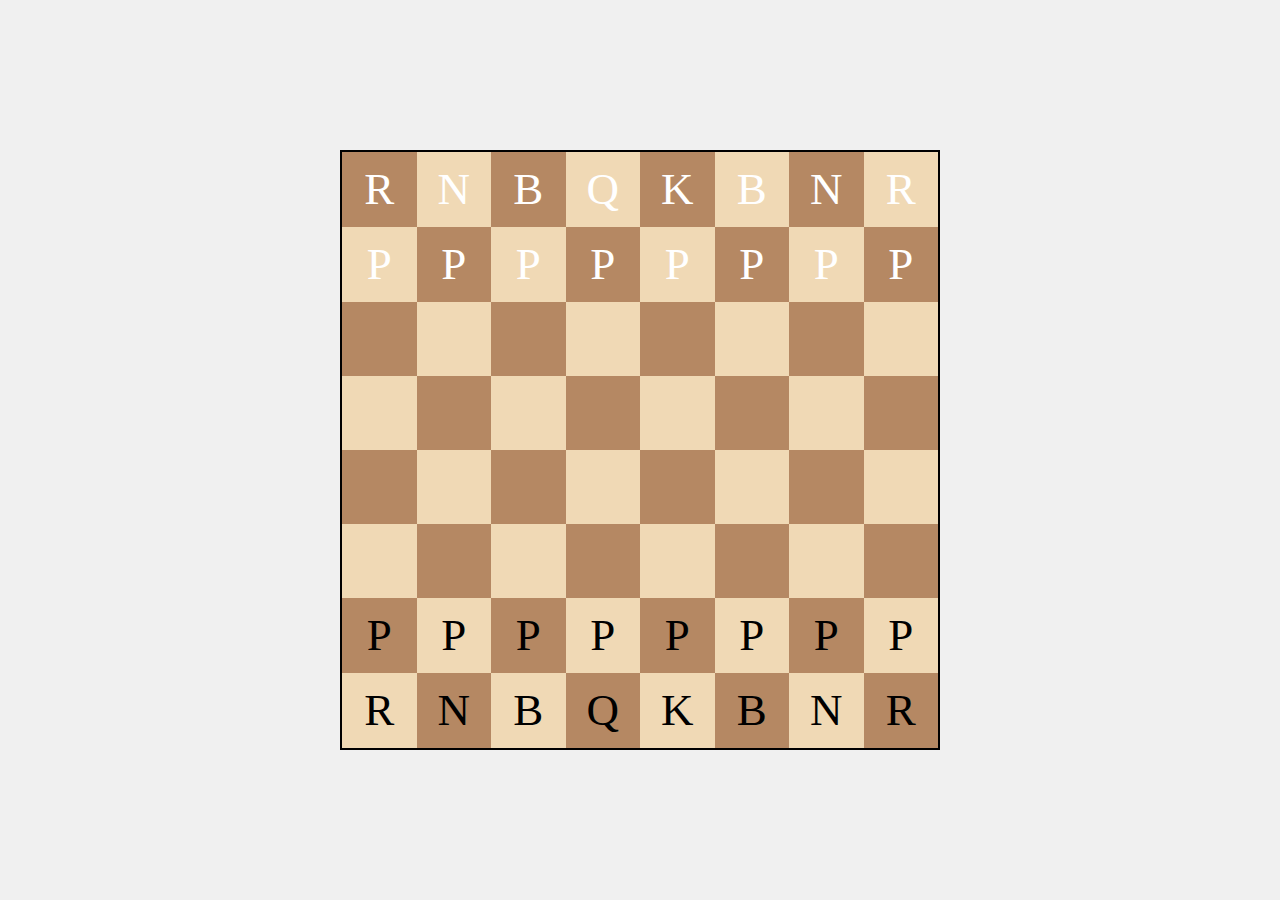
<file: index.html>
<!-- index.html -->
<!DOCTYPE html>
<html>
<head>
    <link rel="stylesheet" type="text/css" href="chess.css">
</head>
<body>
    <div id="chessboard"></div>
    <script src="chess.js"></script>
</body>
</html>
</file>
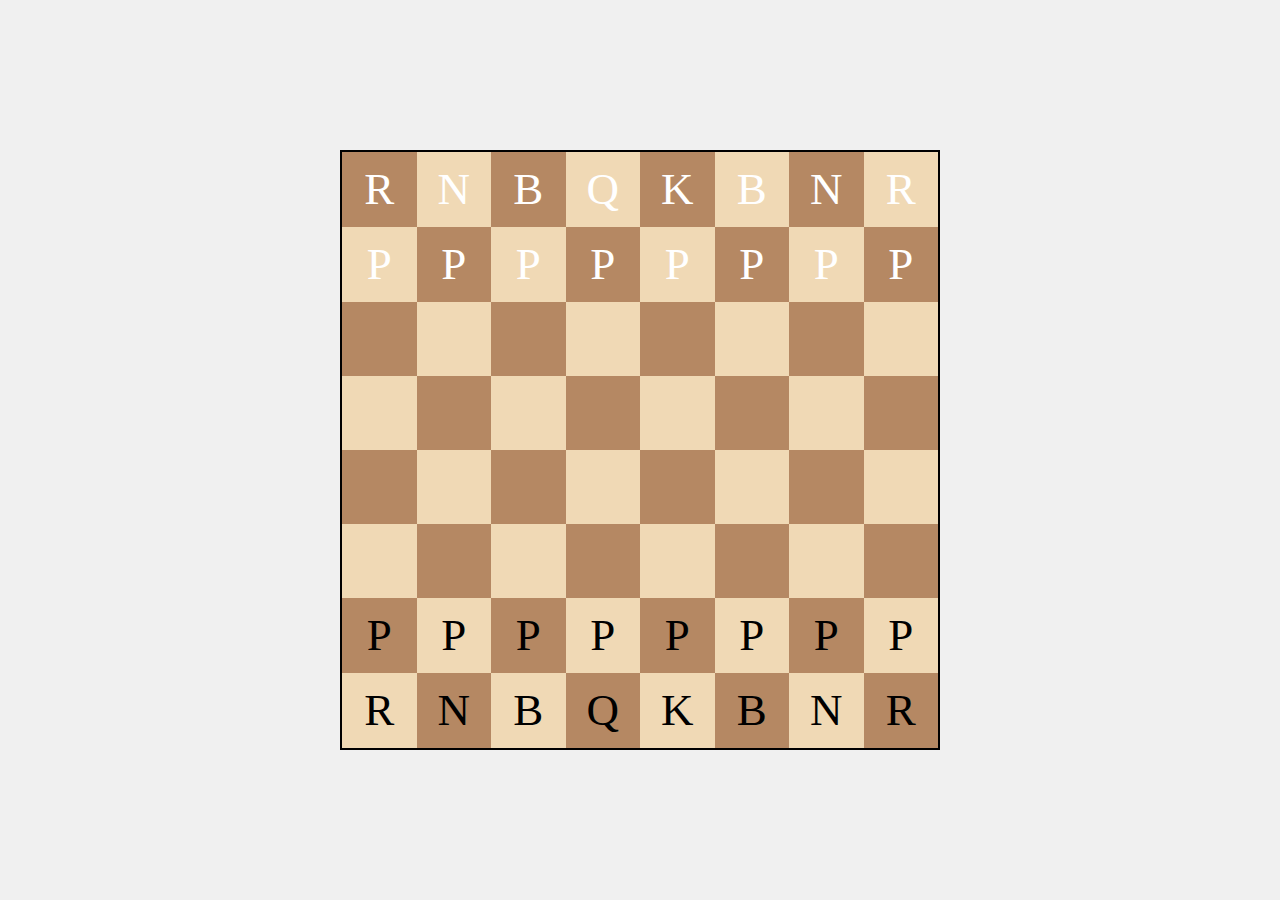
<file: board.html>
<!-- board.html -->
<!DOCTYPE html>
<html>
<head>
    <link rel="stylesheet" type="text/css" href="chess.css">
</head>
<body>
    <div id="chessboard"></div>
    <script src="chess.js"></script>
</body>
</html>
</file>
<file: chess.css>
/* chess.css */
body {
    display: flex;
    justify-content: center;
    align-items: center;
    height: 100vh;
    margin: 0;
    background-color: #f0f0f0;
}

#chessboard {
    width: 600px;
    height: 600px;
    display: grid;
    grid-template-columns: repeat(8, 1fr);
    grid-template-rows: repeat(8, 1fr);
    border: 2px solid #000;
    box-sizing: border-box;
}

.square {
    display: flex;
    justify-content: center;
    align-items: center;
    box-sizing: border-box;
}

.light {
    background-color: #f0d9b5; /* Light square color */
}

.dark {
    background-color: #b58863; /* Dark square color */
}

.piece {
    font-size: 45px; /* Updated font size */
    text-align: center;
    line-height: 75px; /* Updated line-height */
    color: #fff; /* This line changes the text color to white */
}

.white {
    color: #fff; /* White pieces */
}

.black {
    color: #000; /* Black pieces */
}
</file>
